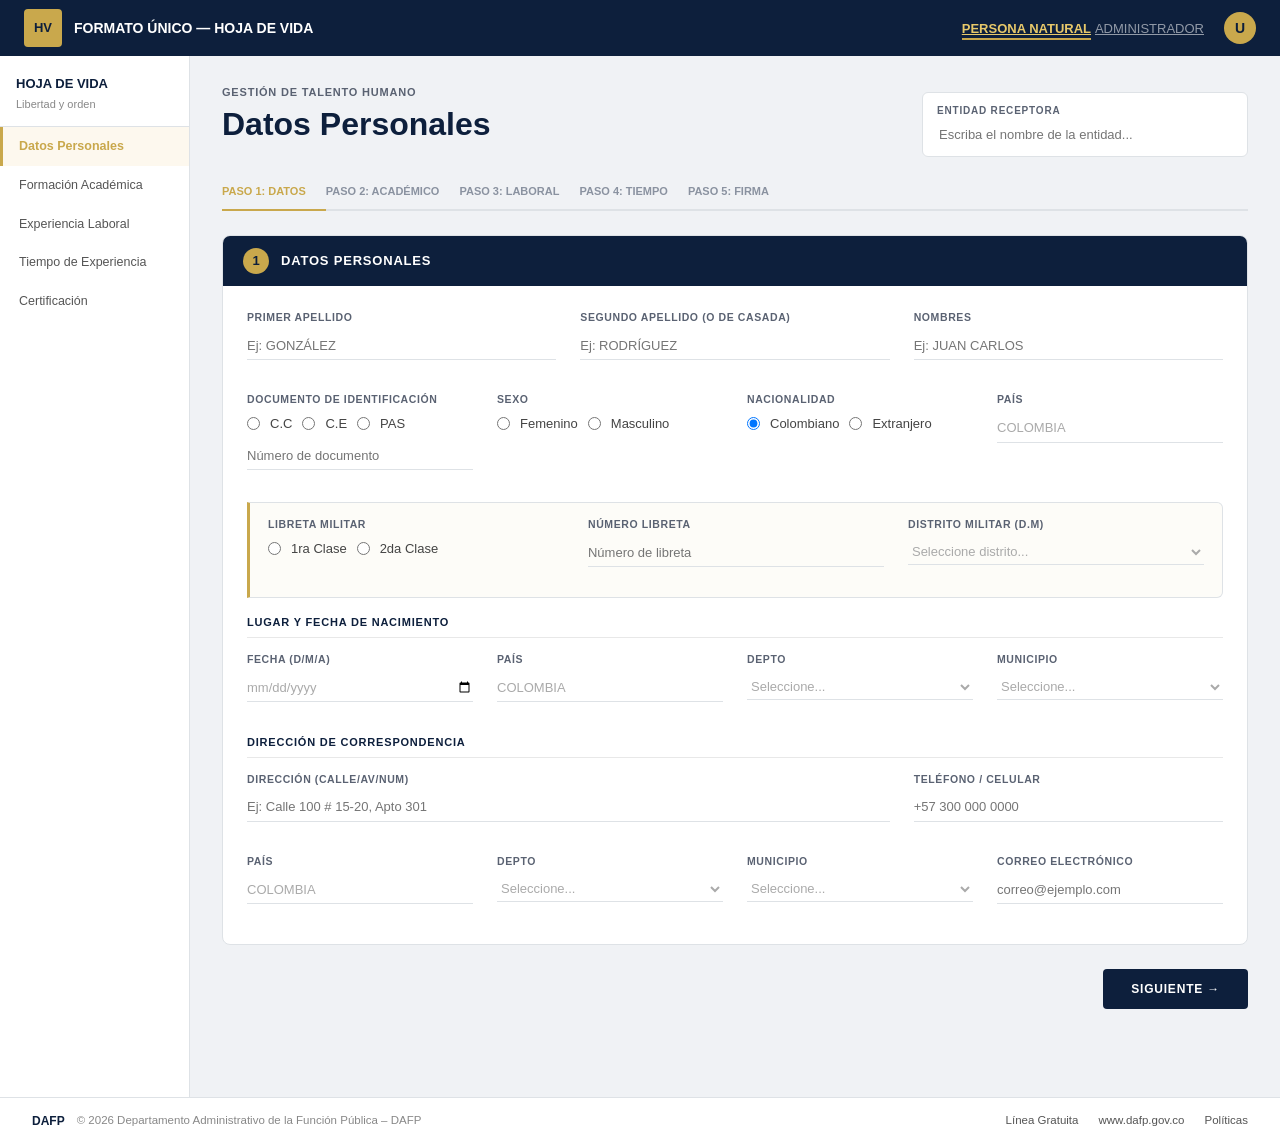
<file: index.html>
<!DOCTYPE html>
<html lang="en">

<head>
    <meta charset="UTF-8">
    <meta name="viewport" content="width=device-width, initial-scale=1.0">
    <title>Formato Único - Hoja de Vida</title>
    <link rel="stylesheet" href="https://cdn.jsdelivr.net/npm/bootstrap@5.3/dist/css/bootstrap.min.css">
    <link rel="stylesheet" href="styles.css">
</head>

<body>

    <header class="topbar">
        <div class="topbar-logo">HV</div>
        <span class="topbar-titulo">FORMATO ÚNICO — HOJA DE VIDA</span>
        <div class="topbar-nav">
            <nav>
                <a href="index.html" class="nav-activo">PERSONA NATURAL</a>
                <a href="admin.html" class="nav-inactivo">ADMINISTRADOR</a>
            </nav>

            <div class="topbar-avatar">U</div>
        </div>
    </header>

    <div class="layout">

        <aside class="sidebar">
            <div class="sidebar-titulo">
                <p class="sidebar-nombre">Hoja de Vida</p>
                <p class="sidebar-sub">Libertad y orden</p>
            </div>
            <nav>
                <a href="index.html" class="sidebar-link activo">Datos Personales</a>
                <a href="formacion.html" class="sidebar-link">Formación Académica</a>
                <a href="experiencia.html" class="sidebar-link">Experiencia Laboral</a>
                <a href="tiempoDeExperiencia.html" class="sidebar-link">Tiempo de Experiencia</a>
                <a href="certificacion.html" class="sidebar-link">Certificación</a>
            </nav>
        </aside>



        <article class="contenido">
            <div class="row mb-3">
                <div class="col-md-8">
                    <p class="subtitulo-seccion">Gestión de Talento Humano</p>
                    <h1 class="titulo-pagina">Datos Personales</h1>
                </div>
                <div class="col-md-4">
                    <div class="caja-entidad">
                        <p class="entidad-label">Entidad Receptora</p>
                        <input type="text" class="entidad-input" id="entidad-receptora" placeholder="Escriba el nombre de la entidad...">
                    </div>
                </div>
            </div>

            <nav class="stepper mb-4">
                <span class="paso activo">PASO 1: DATOS</span>
                <span class="paso">PASO 2: ACADÉMICO</span>
                <span class="paso">PASO 3: LABORAL</span>
                <span class="paso">PASO 4: TIEMPO</span>
                <span class="paso">PASO 5: FIRMA</span>
            </nav>

            <section class="seccion-card mb-4">

                <div class="seccion-header">
                    <span class="seccion-num">1</span>
                    <span class="seccion-titulo">DATOS PERSONALES</span>
                </div>

                <div class="seccion-body">

                    <div class="row mb-3">
                        <div class="col-md-4 mb-3">
                            <label class="campo-label">Primer Apellido</label>
                            <input type="text" class="campo-input" id="primer-apellido" placeholder="Ej: GONZÁLEZ">
                        </div>
                        <div class="col-md-4 mb-3">
                            <label class="campo-label">Segundo Apellido (o de casada)</label>
                            <input type="text" class="campo-input" id="segundo-apellido" placeholder="Ej: RODRÍGUEZ">
                        </div>
                        <div class="col-md-4 mb-3">
                            <label class="campo-label">Nombres</label>
                            <input type="text" class="campo-input" id="nombres" placeholder="Ej: JUAN CARLOS">
                        </div>
                    </div>

                    <div class="row mb-3">
                        <div class="col-md-3 mb-3">
                            <label class="campo-label">Documento de Identificación</label>
                            <div class="radio-grupo mb-2">
                                <input type="radio" name="doc" id="cc">
                                <label for="cc">C.C</label>
                                <input type="radio" name="doc" id="ce">
                                <label for="ce">C.E</label>
                                <input type="radio" name="doc" id="pas">
                                <label for="pas">PAS</label>
                            </div>
                            <input type="text" class="campo-input" id="num-documento" placeholder="Número de documento">
                        </div>
                        <div class="col-md-3 mb-3">
                            <label class="campo-label">Sexo</label>
                            <div class="radio-grupo">
                                <input type="radio" name="sexo" id="fem">
                                <label for="fem">Femenino</label>
                                <input type="radio" name="sexo" id="mas">
                                <label for="mas">Masculino</label>
                            </div>
                        </div>
                        <div class="col-md-3 mb-3">
                            <label class="campo-label">Nacionalidad</label>
                            <div class="radio-grupo">
                                <input type="radio" name="nac" id="col" checked>
                                <label for="col">Colombiano</label>
                                <input type="radio" name="nac" id="ext">
                                <label for="ext">Extranjero</label>
                            </div>
                        </div>
                        <div class="col-md-3 mb-3">
                            <label class="campo-label">País</label>
                            <input type="text" class="campo-input" id="pais-nacimiento" value="COLOMBIA">
                        </div>
                    </div>

                    <div class="libreta-box mb-3">
                        <div class="row">
                            <div class="col-md-4 mb-3">
                                <label class="campo-label">Libreta Militar</label>
                                <div class="radio-grupo">
                                    <input type="radio" name="libreta" id="lb1">
                                    <label for="lb1">1ra Clase</label>
                                    <input type="radio" name="libreta" id="lb2">
                                    <label for="lb2">2da Clase</label>
                                </div>
                            </div>
                            <div class="col-md-4 mb-3">
                                <label class="campo-label">Número Libreta</label>
                                <input type="text" class="campo-input" id="num-libreta" placeholder="Número de libreta">
                            </div>
                            <div class="col-md-4 mb-3">
                                <label class="campo-label">Distrito Militar (D.M)</label>
                                <select class="campo-input" id="distrito-militar">
                                    <option value="">Seleccione distrito...</option>
                                    <option>Bogotá D.C.</option>
                                    <option>Medellín</option>
                                    <option>Cali</option>
                                    <option>Barranquilla</option>
                                </select>
                            </div>
                        </div>
                    </div>

                    <p class="subtitulo-bloque">Lugar y Fecha de Nacimiento</p>
                    <div class="row mb-3">
                        <div class="col-md-3 mb-3">
                            <label class="campo-label">Fecha (D/M/A)</label>
                            <input type="date" class="campo-input" id="fecha-nacimiento">
                        </div>
                        <div class="col-md-3 mb-3">
                            <label class="campo-label">País</label>
                            <input type="text" class="campo-input" value="COLOMBIA">
                        </div>
                        <div class="col-md-3 mb-3">
                            <label class="campo-label">Depto</label>
                            <select class="campo-input depto-select">
                                <option value="">Seleccione...</option>
                                <option value="Antioquia">Antioquia</option>
                                <option value="Atlántico">Atlántico</option>
                                <option value="Bolívar">Bolívar</option>
                                <option value="Boyacá">Boyacá</option>
                                <option value="Caldas">Caldas</option>
                                <option value="Cundinamarca">Cundinamarca</option>
                                <option value="Córdoba">Córdoba</option>
                                <option value="Huila">Huila</option>
                                <option value="Magdalena">Magdalena</option>
                                <option value="Nariño">Nariño</option>
                                <option value="Norte de Santander">Norte de Santander</option>
                                <option value="Quindío">Quindío</option>
                                <option value="Risaralda">Risaralda</option>
                                <option value="Santander">Santander</option>
                                <option value="Tolima">Tolima</option>
                                <option value="Valle del Cauca">Valle del Cauca</option>
                            </select>
                        </div>

                        <div class="col-md-3 mb-3">
                            <label class="campo-label">Municipio</label>
                            <select class="campo-input muni-select">
                                <option value="">Seleccione...</option>
                                <option>Bogotá</option>
                                <option>Medellín</option>
                                <option>Cali</option>
                                <option>Barranquilla</option>
                                <option>Cartagena</option>
                                <option>Bucaramanga</option>
                                <option>Pereira</option>
                                <option>Manizales</option>
                                <option>Armenia</option>
                                <option>Ibagué</option>
                                <option>Villavicencio</option>
                                <option>Santa Marta</option>
                                <option>Pasto</option>
                                <option>Cúcuta</option>
                                <option>Montería</option>
                                <option>Neiva</option>
                                <option>Sincelejo</option>
                                <option>Popayán</option>
                                <option>Valledupar</option>
                                <option>Tunja</option>
                            </select>
                        </div>
                    </div>

                    <p class="subtitulo-bloque">Dirección de Correspondencia</p>
                    <div class="row mb-3">
                        <div class="col-md-8 mb-3">
                            <label class="campo-label">Dirección (Calle/Av/Num)</label>
                            <input type="text" class="campo-input" id="direccion-correspondencia" placeholder="Ej: Calle 100 # 15-20, Apto 301">
                        </div>
                        <div class="col-md-4 mb-3">
                            <label class="campo-label">Teléfono / Celular</label>
                            <input type="text" class="campo-input" id="telefono" placeholder="+57 300 000 0000">
                        </div>
                    </div>
                    <div class="row">
                        <div class="col-md-3 mb-3">
                            <label class="campo-label">País</label>
                            <input type="text" class="campo-input" id="pais-correspondencia" value="COLOMBIA">
                        </div>
                        <div class="col-md-3 mb-3">
                            <label class="campo-label">Depto</label>
                            <select class="campo-input depto-select">
                                <option value="">Seleccione...</option>
                                <option value="Antioquia">Antioquia</option>
                                <option value="Atlántico">Atlántico</option>
                                <option value="Bolívar">Bolívar</option>
                                <option value="Boyacá">Boyacá</option>
                                <option value="Caldas">Caldas</option>
                                <option value="Cundinamarca">Cundinamarca</option>
                                <option value="Córdoba">Córdoba</option>
                                <option value="Huila">Huila</option>
                                <option value="Magdalena">Magdalena</option>
                                <option value="Nariño">Nariño</option>
                                <option value="Norte de Santander">Norte de Santander</option>
                                <option value="Quindío">Quindío</option>
                                <option value="Risaralda">Risaralda</option>
                                <option value="Santander">Santander</option>
                                <option value="Tolima">Tolima</option>
                                <option value="Valle del Cauca">Valle del Cauca</option>
                            </select>
                        </div>

                        <div class="col-md-3 mb-3">
                            <label class="campo-label">Municipio</label>
                            <select class="campo-input muni-select">
                                <option value="">Seleccione...</option>
                                <option>Bogotá</option>
                                <option>Medellín</option>
                                <option>Cali</option>
                                <option>Barranquilla</option>
                                <option>Cartagena</option>
                                <option>Bucaramanga</option>
                                <option>Pereira</option>
                                <option>Manizales</option>
                                <option>Armenia</option>
                                <option>Ibagué</option>
                                <option>Villavicencio</option>
                                <option>Santa Marta</option>
                                <option>Pasto</option>
                                <option>Cúcuta</option>
                                <option>Montería</option>
                                <option>Neiva</option>
                                <option>Sincelejo</option>
                                <option>Popayán</option>
                                <option>Valledupar</option>
                                <option>Tunja</option>
                            </select>
                        </div>
                        <div class="col-md-3 mb-3">
                            <label class="campo-label">Correo Electrónico</label>
                            <input type="email" class="campo-input" id="email" placeholder="correo@ejemplo.com">
                        </div>
                    </div>

                </div>
            </section>

            <div class="d-flex justify-content-end mt-3 mb-5">
                <button class="btn-sig" id="btn-siguiente-datos">SIGUIENTE →</button>
            </div>

        </article>
    </div>

    <footer class="pie-pagina">
        <span class="pie-dafp">DAFP</span>
        <span>© 2026 Departamento Administrativo de la Función Pública – DAFP</span>
        <div class="pie-links">
            <a href="#">Línea Gratuita</a>
            <a href="#">www.dafp.gov.co</a>
            <a href="#">Políticas</a>
        </div>
    </footer>

    <script src="scripts.js"></script>
</body>

</html>
</file>
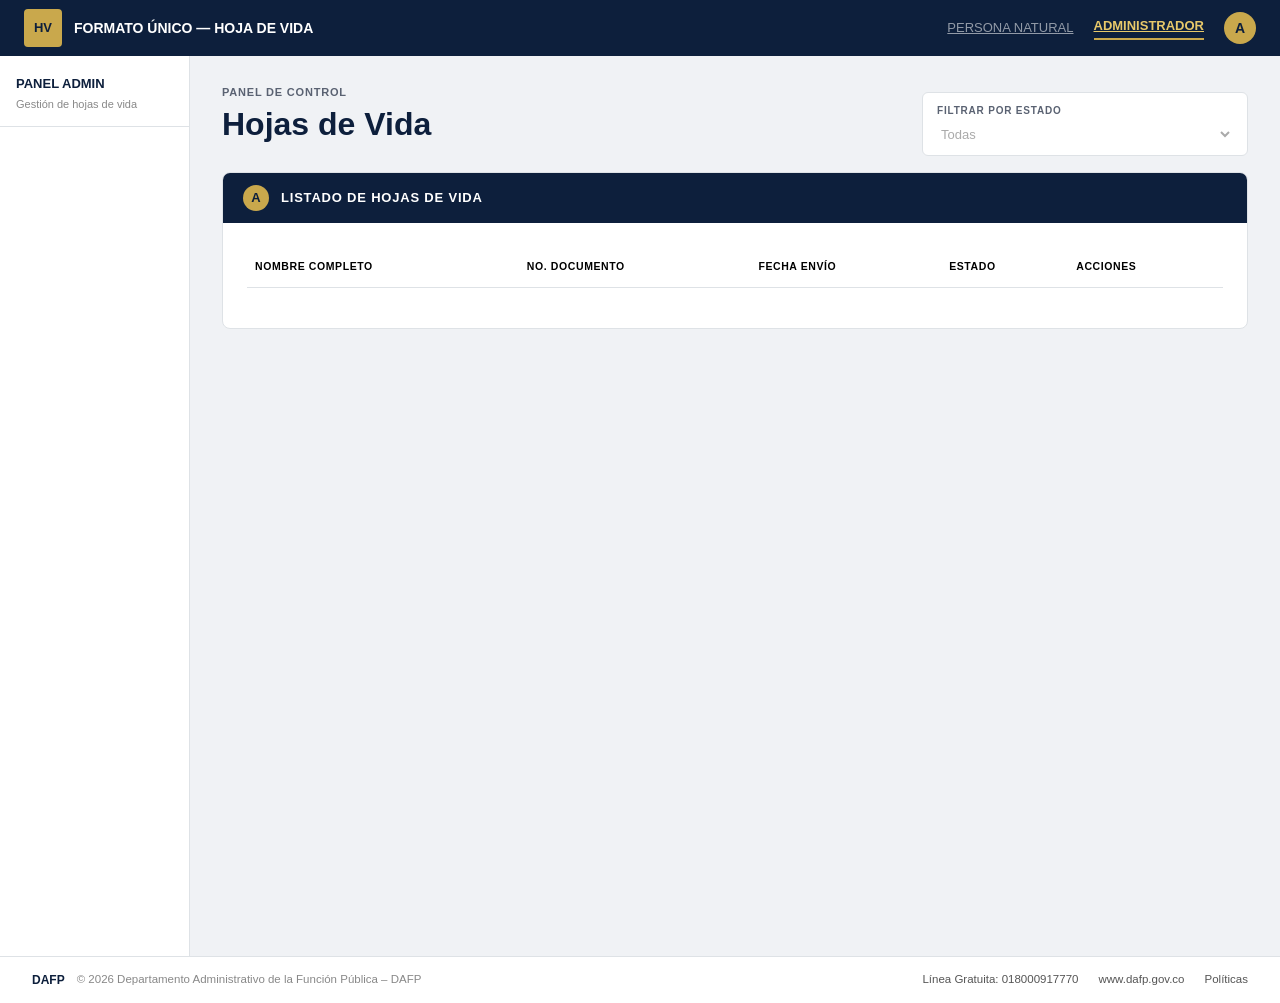
<file: admin.html>
<!DOCTYPE html>
<html lang="en">

<head>
    <meta charset="UTF-8">
    <meta name="viewport" content="width=device-width, initial-scale=1.0">
    <title>Administrador - Hoja de Vida</title>
    <link rel="stylesheet" href="https://cdn.jsdelivr.net/npm/bootstrap@5.3/dist/css/bootstrap.min.css">
    <link rel="stylesheet" href="https://cdn.jsdelivr.net/npm/bootstrap-icons@1.11/font/bootstrap-icons.min.css">
    <link rel="stylesheet" href="styles.css">
</head>

<body>

    <header class="topbar">
        <div class="topbar-logo">HV</div>
        <span class="topbar-titulo">FORMATO ÚNICO — HOJA DE VIDA</span>
        <div class="topbar-nav">
            <a href="index.html" class="nav-inactivo">PERSONA NATURAL</a>
            <a href="admin.html" class="nav-activo">ADMINISTRADOR</a>
            <div class="topbar-avatar">A</div>
        </div>
    </header>

    <div class="layout">

        <aside class="sidebar">
            <div class="sidebar-titulo">
                <p class="sidebar-nombre">Panel Admin</p>
                <p class="sidebar-sub">Gestión de hojas de vida</p>
            </div>
            
        </aside>

        <article class="contenido">

            <div class="row mb-3">
                <div class="col-md-8">
                    <p class="subtitulo-seccion">Panel de Control</p>
                    <h1 class="titulo-pagina">Hojas de Vida</h1>
                </div>
                <div class="col-md-4">
                    <div class="caja-entidad">
                        <p class="entidad-label">Filtrar por estado</p>
                        <select class="entidad-input" id="select-filtro">
                            <option value="todas">Todas</option>
                            <option value="Diligenciada">Diligenciadas</option>
                            <option value="Aceptada">Aceptadas</option>
                            <option value="Rechazada">Rechazadas</option>
                        </select>
                    </div>
                </div>
            </div>

            <section class="seccion-card mb-4">
                <div class="seccion-header">
                    <span class="seccion-num">A</span>
                    <span class="seccion-titulo">LISTADO DE HOJAS DE VIDA</span>
                </div>

                <div class="seccion-body">

                    <div class="table-responsive">
                        <table class="table table-hover" id="tabla-hv">
                            <thead>
                                <tr>
                                    <th class="tabla-th">Nombre Completo</th>
                                    <th class="tabla-th">No. Documento</th>
                                    <th class="tabla-th">Fecha Envío</th>
                                    <th class="tabla-th">Estado</th>
                                    <th class="tabla-th">Acciones</th>
                                </tr>
                            </thead>
                            <tbody id="cuerpo-tabla">
                            </tbody>
                        </table>
                    </div>

                </div>
            </section>

            <section class="seccion-card mb-4" id="panel-detalle" style="display: none;">
                <div class="seccion-header">
                    <span class="seccion-num">D</span>
                    <span class="seccion-titulo" id="detalle-titulo">DETALLE DE HOJA DE VIDA</span>
                </div>

                <div class="seccion-body">

                    <div class="row mb-3">
                        <div class="col-md-6 mb-3">
                            <label class="campo-label">Nombre Completo</label>
                            <p id="detalle-nombre" class="campo-input" style="border: none; color: #0d1f3c;"></p>
                        </div>
                        <div class="col-md-3 mb-3">
                            <label class="campo-label">Documento</label>
                            <p id="detalle-doc" class="campo-input" style="border: none; color: #0d1f3c;"></p>
                        </div>
                        <div class="col-md-3 mb-3">
                            <label class="campo-label">Fecha de Envío</label>
                            <p id="detalle-fecha" class="campo-input" style="border: none; color: #0d1f3c;"></p>
                        </div>
                    </div>

                    <div class="libreta-box mb-3">
                        <p class="subtitulo-bloque mb-3">Información completa de la hoja de vida</p>
                        <div id="detalle-datos-completos" class="detalle-grid"></div>
                    </div>

                    <div class="libreta-box mb-3">
                        <div class="row align-items-end">
                            <div class="col-md-4 mb-2">
                                <label class="campo-label">Estado Actual</label>
                                <p id="detalle-estado-actual" class="campo-input"
                                    style="border: none; color: #0d1f3c; font-weight: 700;"></p>
                            </div>
                            <div class="col-md-4 mb-2">
                                <label class="campo-label">Cambiar Estado</label>
                                <select class="campo-input" id="nuevo-estado">
                                    <option value="">Seleccione nuevo estado...</option>
                                    <option value="Diligenciada">Diligenciada</option>
                                    <option value="Aceptada">Aceptada</option>
                                    <option value="Rechazada">Rechazada</option>
                                </select>
                            </div>
                            <div class="col-md-4 mb-2">
                                <button class="btn-sig" id="btn-guardar-estado">GUARDAR CAMBIO</button>
                            </div>
                        </div>
                    </div>

                    <button class="btn-prev" id="btn-cerrar-detalle">CERRAR DETALLE</button>

                </div>
            </section>

        </article>
    </div>

    <footer class="pie-pagina">
        <span class="pie-dafp">DAFP</span>
        <span>© 2026 Departamento Administrativo de la Función Pública – DAFP</span>
        <div class="pie-links">
            <a href="#">Línea Gratuita: 018000917770</a>
            <a href="#">www.dafp.gov.co</a>
            <a href="#">Políticas</a>
        </div>
    </footer>

    <script src="scripts.js"></script>
</body>

</html>
</file>
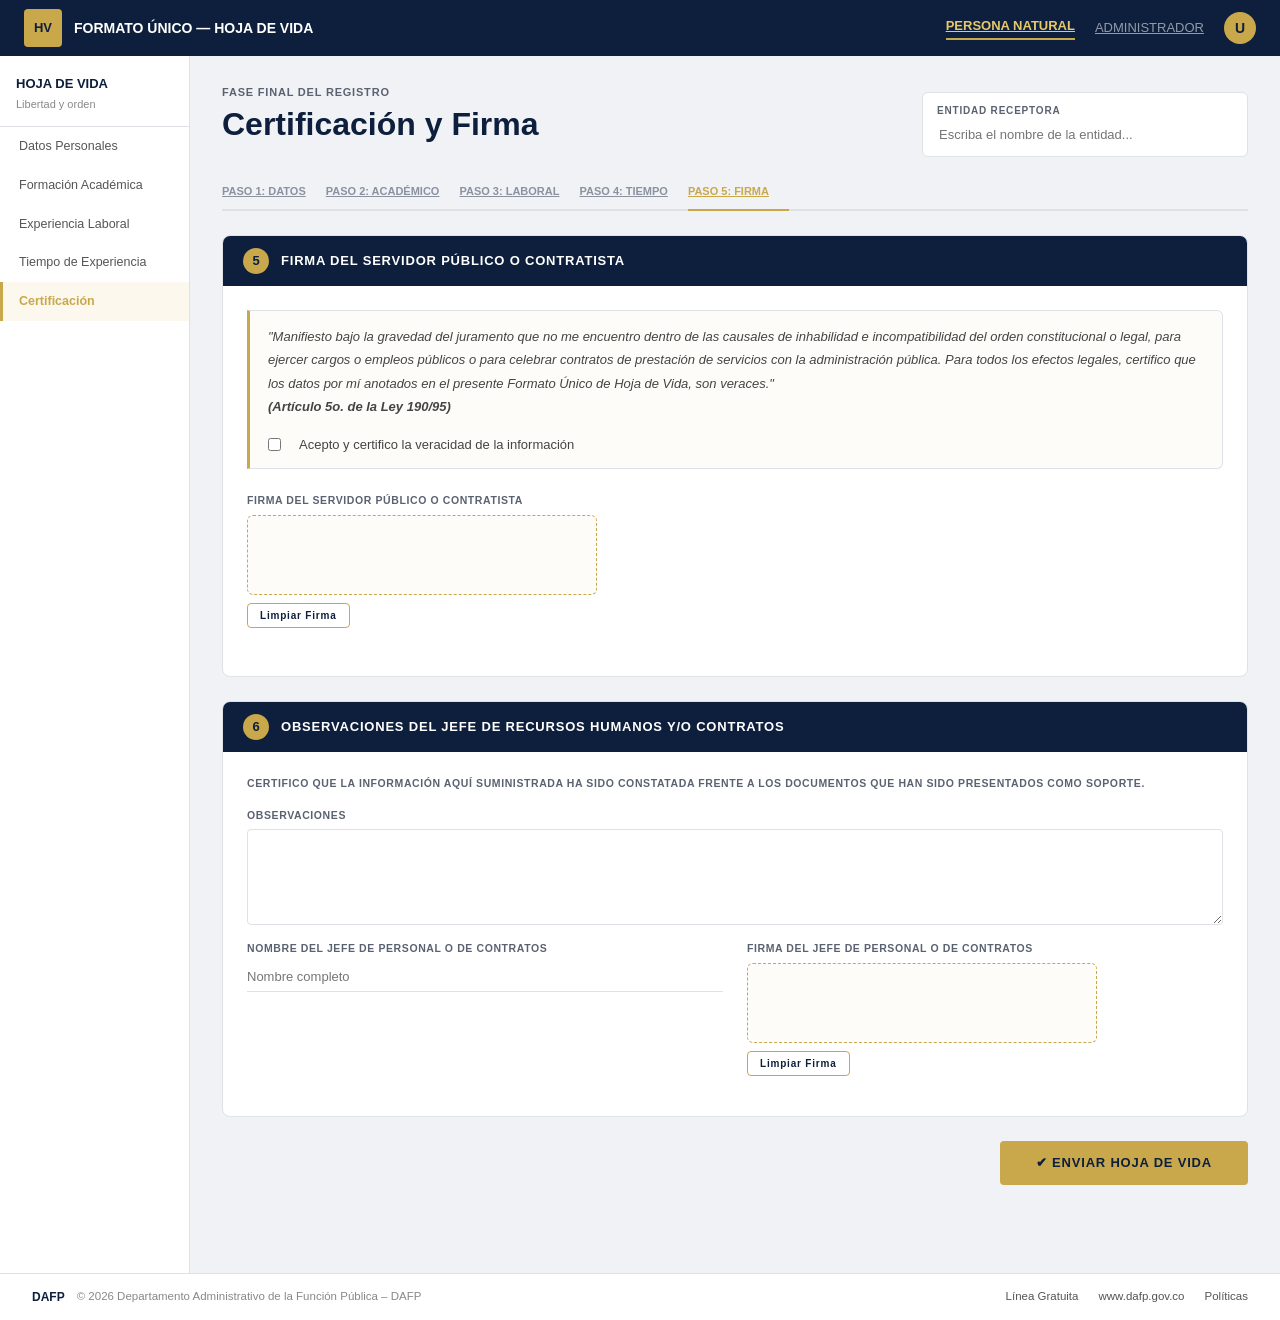
<file: certificacion.html>
<!DOCTYPE html>
<html lang="en">

<head>
    <meta charset="UTF-8">
    <meta name="viewport" content="width=device-width, initial-scale=1.0">
    <title>Certificación</title>
    <link rel="stylesheet" href="https://cdn.jsdelivr.net/npm/bootstrap@5.3/dist/css/bootstrap.min.css">
    <link rel="stylesheet" href="styles.css">

</head>

<body>
    <header class="topbar">
        <div class="topbar-logo">HV</div>
        <span class="topbar-titulo">FORMATO ÚNICO — HOJA DE VIDA</span>
        <div class="topbar-nav">
            <a href="index.html" class="nav-activo">PERSONA NATURAL</a>
            <a href="admin.html" class="nav-inactivo">ADMINISTRADOR</a>
            <div class="topbar-avatar">U</div>
        </div>
    </header>

    <div class="layout">

        <aside class="sidebar">
            <div class="sidebar-titulo">
                <p class="sidebar-nombre">Hoja de Vida</p>
                <p class="sidebar-sub">Libertad y orden</p>
            </div>
            <nav>
                <a href="index.html" class="sidebar-link">Datos Personales</a>
                <a href="formacion.html" class="sidebar-link">Formación Académica</a>
                <a href="experiencia.html" class="sidebar-link">Experiencia Laboral</a>
                <a href="tiempoDeExperiencia.html" class="sidebar-link">Tiempo de Experiencia</a>
                <a href="certificacion.html" class="sidebar-link activo">Certificación</a>
            </nav>
        </aside>



        <article class="contenido">
            <div class="row mb-3">
                <div class="col-md-8">
                    <p class="subtitulo-seccion">Fase final del registro</p>
                    <h1 class="titulo-pagina">Certificación y Firma</h1>
                </div>
                <div class="col-md-4">
                    <div class="caja-entidad">
                        <p class="entidad-label">Entidad Receptora</p>
                        <input type="text" class="entidad-input" placeholder="Escriba el nombre de la entidad...">
                    </div>
                </div>
            </div>

            <nav class="stepper mb-4">
                <a href="index.html" class="paso">PASO 1: DATOS</a>
                <a href="formacion.html" class="paso">PASO 2: ACADÉMICO</a>
                <a href="experiencia.html" class="paso">PASO 3: LABORAL</a>
                <a href="tiempoDeExperiencia.html" class="paso">PASO 4: TIEMPO</a>
                <a href="certificacion.html" class="paso activo">PASO 5: FIRMA</a>
            </nav>

            <!-- SECCIÓN 5: Firma -->
            <section class="seccion-card mb-4">
                <div class="seccion-header">
                    <span class="seccion-num">5</span>
                    <span class="seccion-titulo">FIRMA DEL SERVIDOR PÚBLICO O CONTRATISTA</span>
                </div>

                <div class="seccion-body">

                    <div class="libreta-box mb-4">
                        <p style="font-style: italic; font-size: 13px; color: #444; line-height: 1.8;">
                            "Manifiesto bajo la gravedad del juramento que no me encuentro dentro de las causales
                            de inhabilidad e incompatibilidad del orden constitucional o legal, para ejercer cargos
                            o empleos públicos o para celebrar contratos de prestación de servicios con la
                            administración pública. Para todos los efectos legales, certifico que los datos por mí
                            anotados en el presente Formato Único de Hoja de Vida, son veraces."
                            <br><strong>(Artículo 5o. de la Ley 190/95)</strong>
                        </p>
                        <div class="mt-3">
                            <label class="radio-grupo">
                                <input type="checkbox" id="chk-juramento">
                                <span style="margin-left: 8px;">Acepto y certifico la veracidad de la información</span>
                            </label>
                        </div>
                    </div>

                    <div class="row mb-4">
                        <div class="col-md-6">
                            <label class="campo-label">Firma del Servidor Público o Contratista</label>
                            <canvas id="canvas-firma-usuario" class="canvas-firma"></canvas>
                            <button type="button" class="btn-prev btn-sm mt-2" id="btn-limpiar-firma-usuario" style="padding: 4px 12px; font-size: 10px;">Limpiar Firma</button>
                        </div>
                    </div>

                </div>
            </section>

            <section class="seccion-card mb-4">
                <div class="seccion-header">
                    <span class="seccion-num">6</span>
                    <span class="seccion-titulo">OBSERVACIONES DEL JEFE DE RECURSOS HUMANOS Y/O CONTRATOS</span>
                </div>

                <div class="seccion-body">

                    <p class="campo-label mb-3">
                        Certifico que la información aquí suministrada ha sido constatada frente a los documentos
                        que han sido presentados como soporte.
                    </p>

                    <div class="row">
                        <div class="col-md-12 mb-3">
                            <label class="campo-label">Observaciones</label>
                            <textarea id="obs-jefe" class="campo-input" rows="4"
                                style="resize: vertical; border: 1px solid #dee2e6; border-radius: 4px; padding: 8px;"></textarea>
                        </div>
                        <div class="col-md-6 mb-3">
                            <label class="campo-label">Nombre del Jefe de Personal o de Contratos</label>
                            <input type="text" id="nombre-jefe" class="campo-input" placeholder="Nombre completo">
                        </div>
                        <div class="col-md-6 mb-3">
                            <label class="campo-label">Firma del Jefe de Personal o de Contratos</label>
                            <canvas id="canvas-firma-jefe" class="canvas-firma"></canvas>
                            <button type="button" class="btn-prev btn-sm mt-2" id="btn-limpiar-firma-jefe" style="padding: 4px 12px; font-size: 10px;">Limpiar Firma</button>
                        </div>
                    </div>

                </div>
            </section>

            <div class="d-flex justify-content-end mt-3 mb-5">
                <button class="btn-enviar">✔ ENVIAR HOJA DE VIDA</button>
            </div>
        </article>

    </div>

    <footer class="pie-pagina">
        <span class="pie-dafp">DAFP</span>
        <span>© 2026 Departamento Administrativo de la Función Pública – DAFP</span>
        <div class="pie-links">
            <a href="#">Línea Gratuita</a>
            <a href="#">www.dafp.gov.co</a>
            <a href="#">Políticas</a>
        </div>
    </footer>

    <script src="scripts.js"></script>
</body>

</html>
</file>
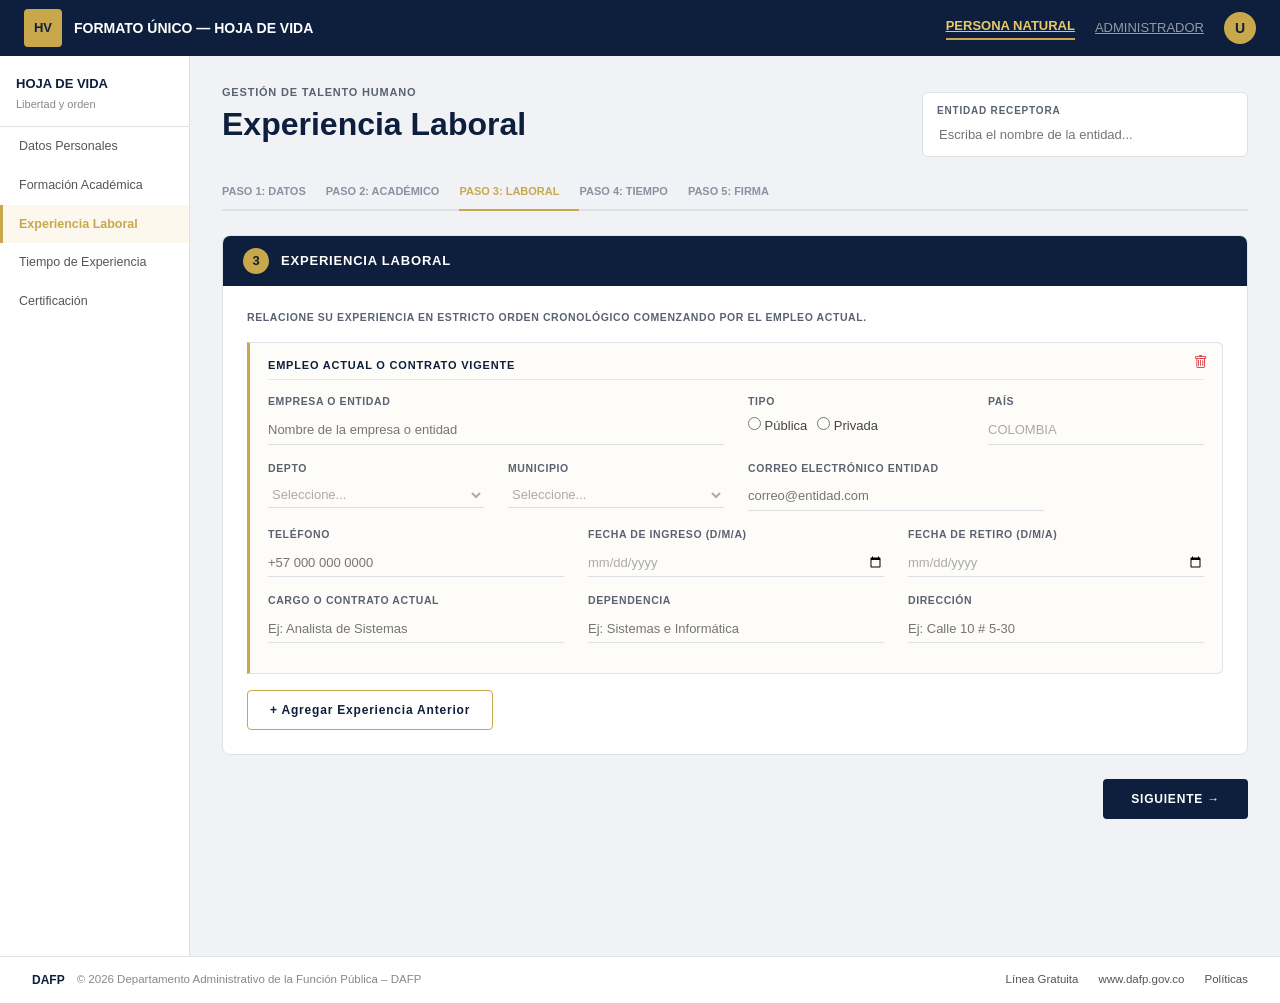
<file: experiencia.html>
<!DOCTYPE html>
<html lang="en">

<head>
    <meta charset="UTF-8">
    <meta name="viewport" content="width=device-width, initial-scale=1.0">
    <title>Experiencia Laboral</title>
    <link rel="stylesheet" href="https://cdn.jsdelivr.net/npm/bootstrap@5.3/dist/css/bootstrap.min.css">
    <link rel="stylesheet" href="https://cdn.jsdelivr.net/npm/bootstrap-icons@1.11/font/bootstrap-icons.min.css">
    <link rel="stylesheet" href="styles.css">
</head>

<body>
    <header class="topbar">
        <div class="topbar-logo">HV</div>
        <span class="topbar-titulo">FORMATO ÚNICO — HOJA DE VIDA</span>
        <div class="topbar-nav">
            <a href="index.html" class="nav-activo">PERSONA NATURAL</a>
            <a href="admin.html" class="nav-inactivo">ADMINISTRADOR</a>
            <div class="topbar-avatar">U</div>
        </div>
    </header>

    <div class="layout">

        <aside class="sidebar">
            <div class="sidebar-titulo">
                <p class="sidebar-nombre">Hoja de Vida</p>
                <p class="sidebar-sub">Libertad y orden</p>
            </div>
            <nav>
                <a href="index.html" class="sidebar-link">Datos Personales</a>
                <a href="formacion.html" class="sidebar-link">Formación Académica</a>
                <a href="experiencia.html" class="sidebar-link activo">Experiencia Laboral</a>
                <a href="tiempoDeExperiencia.html" class="sidebar-link">Tiempo de Experiencia</a>
                <a href="certificacion.html" class="sidebar-link">Certificación</a>
            </nav>
        </aside>

        <article class="contenido">
            <div class="row mb-3">
                <div class="col-md-8">
                    <p class="subtitulo-seccion">Gestión de Talento Humano</p>
                    <h1 class="titulo-pagina">Experiencia Laboral</h1>
                </div>
                <div class="col-md-4">
                    <div class="caja-entidad">
                        <p class="entidad-label">Entidad Receptora</p>
                        <input type="text" class="entidad-input" placeholder="Escriba el nombre de la entidad...">
                    </div>
                </div>
            </div>

            <nav class="stepper mb-4">
                <span class="paso">PASO 1: DATOS</span>
                <span class="paso">PASO 2: ACADÉMICO</span>
                <span class="paso activo">PASO 3: LABORAL</span>
                <span class="paso">PASO 4: TIEMPO</span>
                <span class="paso">PASO 5: FIRMA</span>
            </nav>

            <section class="seccion-card mb-4">
                <div class="seccion-header">
                    <span class="seccion-num">3</span>
                    <span class="seccion-titulo">EXPERIENCIA LABORAL</span>
                </div>

                <div class="seccion-body">

                    <p class="campo-label mb-3">Relacione su experiencia en estricto orden cronológico comenzando por el
                        empleo actual.</p>

                    <div id="contenedor-experiencias">

                        <div class="libreta-box mb-3 position-relative">
                            <p class="subtitulo-bloque">Empleo Actual o Contrato Vigente</p>

                            <div class="row">
                                <div class="col-md-6 mb-3">
                                    <label class="campo-label">Empresa o Entidad</label>
                                    <input type="text" class="campo-input" id="empresa-actual"
                                        placeholder="Nombre de la empresa o entidad">
                                </div>
                                <div class="col-md-3 mb-3">
                                    <label class="campo-label">Tipo</label>
                                    <div class="radio-grupo mt-1">
                                        <label><input type="radio" name="tipo1"> Pública</label>
                                        <label><input type="radio" name="tipo1"> Privada</label>
                                    </div>
                                </div>
                                <div class="col-md-3 mb-3">
                                    <label class="campo-label">País</label>
                                    <input type="text" class="campo-input" value="COLOMBIA">
                                </div>
                            </div>

                            <div class="row">
                                <div class="col-md-3 mb-3">
                                    <label class="campo-label">Depto</label>
                                    <select class="campo-input depto-select">
                                        <option value="">Seleccione...</option>
                                        <option value="Antioquia">Antioquia</option>
                                        <option value="Atlántico">Atlántico</option>
                                        <option value="Bolívar">Bolívar</option>
                                        <option value="Boyacá">Boyacá</option>
                                        <option value="Caldas">Caldas</option>
                                        <option value="Cundinamarca">Cundinamarca</option>
                                        <option value="Córdoba">Córdoba</option>
                                        <option value="Huila">Huila</option>
                                        <option value="Magdalena">Magdalena</option>
                                        <option value="Nariño">Nariño</option>
                                        <option value="Norte de Santander">Norte de Santander</option>
                                        <option value="Quindío">Quindío</option>
                                        <option value="Risaralda">Risaralda</option>
                                        <option value="Santander">Santander</option>
                                        <option value="Tolima">Tolima</option>
                                        <option value="Valle del Cauca">Valle del Cauca</option>
                                    </select>
                                </div>

                                <div class="col-md-3 mb-3">
                                    <label class="campo-label">Municipio</label>
                                    <select class="campo-input muni-select">
                                        <option value="">Seleccione...</option>
                                        <option>Bogotá</option>
                                        <option>Medellín</option>
                                        <option>Cali</option>
                                        <option>Barranquilla</option>
                                        <option>Cartagena</option>
                                        <option>Bucaramanga</option>
                                        <option>Pereira</option>
                                        <option>Manizales</option>
                                        <option>Armenia</option>
                                        <option>Ibagué</option>
                                        <option>Villavicencio</option>
                                        <option>Santa Marta</option>
                                        <option>Pasto</option>
                                        <option>Cúcuta</option>
                                        <option>Montería</option>
                                        <option>Neiva</option>
                                        <option>Sincelejo</option>
                                        <option>Popayán</option>
                                        <option>Valledupar</option>
                                        <option>Tunja</option>
                                    </select>
                                </div>
                                <div class="col-md-4 mb-3">
                                    <label class="campo-label">Correo Electrónico Entidad</label>
                                    <input type="email" class="campo-input" id="email-entidad"
                                        placeholder="correo@entidad.com">
                                </div>
                            </div>

                            <div class="row">
                                <div class="col-md-4 mb-3">
                                    <label class="campo-label">Teléfono</label>
                                    <input type="text" class="campo-input" id="telefono-entidad"
                                        placeholder="+57 000 000 0000">
                                </div>
                                <div class="col-md-4 mb-3">
                                    <label class="campo-label">Fecha de Ingreso (D/M/A)</label>
                                    <input type="date" class="campo-input">
                                </div>
                                <div class="col-md-4 mb-3">
                                    <label class="campo-label">Fecha de Retiro (D/M/A)</label>
                                    <input type="date" class="campo-input">
                                </div>
                            </div>

                            <div class="row">
                                <div class="col-md-4 mb-3">
                                    <label class="campo-label">Cargo o Contrato Actual</label>
                                    <input type="text" class="campo-input" id="cargo-actual"
                                        placeholder="Ej: Analista de Sistemas">
                                </div>
                                <div class="col-md-4 mb-3">
                                    <label class="campo-label">Dependencia</label>
                                    <input type="text" class="campo-input" id="dependencia-actual"
                                        placeholder="Ej: Sistemas e Informática">
                                </div>
                                <div class="col-md-4 mb-3">
                                    <label class="campo-label">Dirección</label>
                                    <input type="text" class="campo-input" id="direccion-entidad"
                                        placeholder="Ej: Calle 10 # 5-30">
                                </div>
                            </div>

                            <button class="btn-trash position-absolute top-0 end-0 m-2 border-0 bg-transparent">
                                <i class="bi bi-trash text-danger"></i>
                            </button>
                        </div>

                    </div>

                    <button class="btn-prev" id="btn-agregar-exp">+ Agregar Experiencia Anterior</button>

                </div>
            </section>

            <div class="d-flex justify-content-end mt-3 mb-5">
                <button class="btn-sig">SIGUIENTE →</button>
            </div>

        </article>

    </div>

    <footer class="pie-pagina">
        <span class="pie-dafp">DAFP</span>
        <span>© 2026 Departamento Administrativo de la Función Pública – DAFP</span>
        <div class="pie-links">
            <a href="#">Línea Gratuita</a>
            <a href="#">www.dafp.gov.co</a>
            <a href="#">Políticas</a>
        </div>
    </footer>

    <script src="scripts.js"></script>
</body>

</html>
</file>
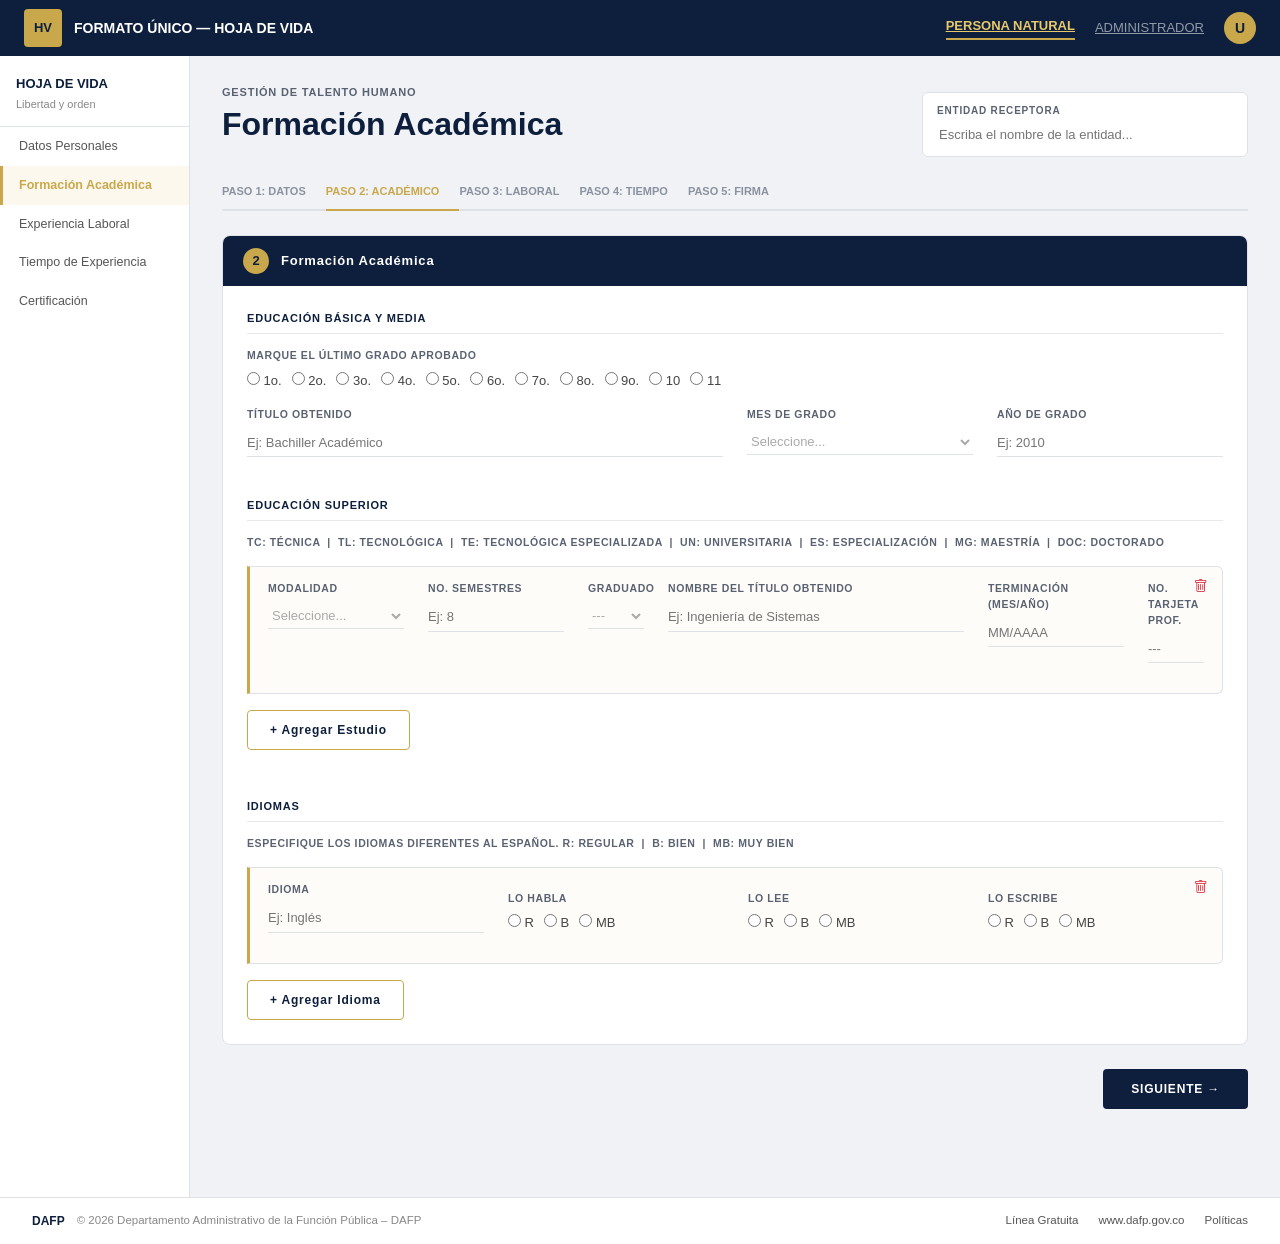
<file: formacion.html>
<!DOCTYPE html>
<html lang="en">

<head>
    <meta charset="UTF-8">
    <meta name="viewport" content="width=device-width, initial-scale=1.0">
    <title>Formación Academica</title>
    <link rel="stylesheet" href="https://cdn.jsdelivr.net/npm/bootstrap@5.3/dist/css/bootstrap.min.css">
    <link rel="stylesheet" href="https://cdn.jsdelivr.net/npm/bootstrap-icons@1.11/font/bootstrap-icons.min.css">
    <link rel="stylesheet" href="styles.css">
</head>

<body>
    <header class="topbar">
        <div class="topbar-logo">HV</div>
        <span class="topbar-titulo">FORMATO ÚNICO — HOJA DE VIDA</span>
        <div class="topbar-nav">
            <a href="index.html" class="nav-activo">PERSONA NATURAL</a>
            <a href="admin.html" class="nav-inactivo">ADMINISTRADOR</a>
            <div class="topbar-avatar">U</div>
        </div>
    </header>

    <div class="layout">

        <aside class="sidebar">
            <div class="sidebar-titulo">
                <p class="sidebar-nombre">Hoja de Vida</p>
                <p class="sidebar-sub">Libertad y orden</p>
            </div>
            <nav>
                <a href="index.html" class="sidebar-link">Datos Personales</a>
                <a href="formacion.html" class="sidebar-link activo">Formación Académica</a>
                <a href="experiencia.html" class="sidebar-link">Experiencia Laboral</a>
                <a href="tiempoDeExperiencia.html" class="sidebar-link">Tiempo de Experiencia</a>
                <a href="certificacion.html" class="sidebar-link">Certificación</a>
            </nav>
        </aside>

        <article class="contenido">
            <div class="row mb-3">
                <div class="col-md-8">
                    <p class="subtitulo-seccion">Gestión de Talento Humano</p>
                    <h1 class="titulo-pagina">Formación Académica</h1>
                </div>
                <div class="col-md-4">
                    <div class="caja-entidad">
                        <p class="entidad-label">Entidad Receptora</p>
                        <input type="text" class="entidad-input" placeholder="Escriba el nombre de la entidad...">
                    </div>
                </div>
            </div>

            <nav class="stepper mb-4">
                <span class="paso">PASO 1: DATOS</span>
                <span class="paso activo">PASO 2: ACADÉMICO</span>
                <span class="paso">PASO 3: LABORAL</span>
                <span class="paso">PASO 4: TIEMPO</span>
                <span class="paso">PASO 5: FIRMA</span>
            </nav>

            <section class="seccion-card mb-4">
                <div class="seccion-header">
                    <span class="seccion-num">2</span>
                    <span class="seccion-titulo">Formación Académica</span>
                </div>

                <div class="seccion-body">
                    <p class="subtitulo-bloque">Educación Básica y Media</p>
                    <p class="campo-label mb-2">Marque el último grado aprobado</p>

                    <div class="radio-grupo mb-3">
                        <label><input type="radio" name="grado" id="g1" value="1"> 1o.</label>
                        <label><input type="radio" name="grado" id="g2" value="2"> 2o.</label>
                        <label><input type="radio" name="grado" id="g3" value="3"> 3o.</label>
                        <label><input type="radio" name="grado" id="g4" value="4"> 4o.</label>
                        <label><input type="radio" name="grado" id="g5" value="5"> 5o.</label>
                        <label><input type="radio" name="grado" id="g6" value="6"> 6o.</label>
                        <label><input type="radio" name="grado" id="g7" value="7"> 7o.</label>
                        <label><input type="radio" name="grado" id="g8" value="8"> 8o.</label>
                        <label><input type="radio" name="grado" id="g9" value="9"> 9o.</label>
                        <label><input type="radio" name="grado" id="g10" value="10"> 10</label>
                        <label><input type="radio" name="grado" id="g11" value="11"> 11</label>
                    </div>

                    <div class="row mb-3">
                        <div class="col-md-6 mb-3">
                            <label class="campo-label">Título Obtenido</label>
                            <input type="text" class="campo-input" id="titulo-basica" placeholder="Ej: Bachiller Académico">
                        </div>
                        <div class="col-md-3 mb-3">
                            <label class="campo-label">Mes de Grado</label>
                            <select class="campo-input" id="mes-grado-basica">
                                <option value="">Seleccione...</option>
                                <option>Enero</option>
                                <option>Febrero</option>
                                <option>Marzo</option>
                                <option>Abril</option>
                                <option>Mayo</option>
                                <option>Junio</option>
                                <option>Julio</option>
                                <option>Agosto</option>
                                <option>Septiembre</option>
                                <option>Octubre</option>
                                <option>Noviembre</option>
                                <option>Diciembre</option>
                            </select>
                        </div>
                        <div class="col-md-3 mb-3">
                            <label class="campo-label">Año de Grado</label>
                            <input type="number" class="campo-input" id="anio-grado-basica" placeholder="Ej: 2010" min="1950" max="2099">
                        </div>
                    </div>

                    <p class="subtitulo-bloque mt-4">Educación Superior</p>
                    <p class="campo-label mb-3">
                        TC: Técnica &nbsp;|&nbsp; TL: Tecnológica &nbsp;|&nbsp; TE: Tecnológica Especializada
                        &nbsp;|&nbsp;
                        UN: Universitaria &nbsp;|&nbsp; ES: Especialización &nbsp;|&nbsp; MG: Maestría &nbsp;|&nbsp;
                        DOC: Doctorado
                    </p>

                    <div id="contenedor-estudios">
                        <div class="libreta-box mb-3 position-relative">
                            <div class="row">
                                <div class="col-md-2 mb-3">
                                    <label class="campo-label">Modalidad</label>
                                    <select class="campo-input" id="modalidad-estudio">
                                        <option value="">Seleccione...</option>
                                        <option>TC</option>
                                        <option>TL</option>
                                        <option>TE</option>
                                        <option>UN</option>
                                        <option>ES</option>
                                        <option>MG</option>
                                        <option>DOC</option>
                                    </select>
                                </div>
                                <div class="col-md-2 mb-3">
                                    <label class="campo-label">No. Semestres</label>
                                    <input type="number" class="campo-input" id="num-semestres" placeholder="Ej: 8" min="1" max="10">
                                </div>
                                <div class="col-md-1 mb-3">
                                    <label class="campo-label">Graduado</label>
                                    <select class="campo-input" id="graduado-estudio">
                                        <option value="">---</option>
                                        <option>SI</option>
                                        <option>NO</option>
                                    </select>
                                </div>
                                <div class="col-md-4 mb-3">
                                    <label class="campo-label">Nombre del Título Obtenido</label>
                                    <input type="text" class="campo-input" id="titulo-obtenido-superior" placeholder="Ej: Ingeniería de Sistemas">
                                </div>
                                <div class="col-md-2 mb-3">
                                    <label class="campo-label">Terminación (Mes/Año)</label>
                                    <input type="text" class="campo-input" id="terminacion-estudio" placeholder="MM/AAAA">
                                </div>
                                <div class="col-md-1 mb-3">
                                    <label class="campo-label">No. Tarjeta Prof.</label>
                                    <input type="text" class="campo-input" id="tarjeta-profesional" placeholder="---">
                                </div>
                            </div>
                            <button class="btn-trash position-absolute top-0 end-0 m-2 border-0 bg-transparent">
                                <i class="bi bi-trash text-danger"></i>
                            </button>
                        </div>
                    </div>

                    <button class="btn-prev mb-4" id="btn-agregar-estudio">+ Agregar Estudio</button>

                    <p class="subtitulo-bloque mt-4">Idiomas</p>
                    <p class="campo-label mb-3">Especifique los idiomas diferentes al español. R: Regular &nbsp;|&nbsp;
                        B: Bien &nbsp;|&nbsp; MB: Muy Bien</p>

                    <div id="contenedor-idiomas">
                        <div class="libreta-box mb-3 position-relative">
                            <div class="row align-items-end">
                                <div class="col-md-3 mb-3">
                                    <label class="campo-label">Idioma</label>
                                    <input type="text" class="campo-input" placeholder="Ej: Inglés">
                                </div>
                                <div class="col-md-3 mb-3">
                                    <label class="campo-label">Lo Habla</label>
                                    <div class="radio-grupo mt-1">
                                        <label><input type="radio" name="habla1"> R</label>
                                        <label><input type="radio" name="habla1"> B</label>
                                        <label><input type="radio" name="habla1"> MB</label>
                                    </div>
                                </div>
                                <div class="col-md-3 mb-3">
                                    <label class="campo-label">Lo Lee</label>
                                    <div class="radio-grupo mt-1">
                                        <label><input type="radio" name="lee1"> R</label>
                                        <label><input type="radio" name="lee1"> B</label>
                                        <label><input type="radio" name="lee1"> MB</label>
                                    </div>
                                </div>
                                <div class="col-md-3 mb-3">
                                    <label class="campo-label">Lo Escribe</label>
                                    <div class="radio-grupo mt-1">
                                        <label><input type="radio" name="escribe1"> R</label>
                                        <label><input type="radio" name="escribe1"> B</label>
                                        <label><input type="radio" name="escribe1"> MB</label>
                                    </div>
                                </div>
                            </div>
                            <button class="btn-trash position-absolute top-0 end-0 m-2 border-0 bg-transparent">
                                <i class="bi bi-trash text-danger"></i>
                            </button>
                        </div>
                    </div>

                    <button class="btn-prev" id="btn-agregar-idioma">+ Agregar Idioma</button>
                </div>

            </section>

            <div class="d-flex justify-content-end mt-3 mb-5">
                <button class="btn-sig" id="btn-siguiente-academico">SIGUIENTE →</button>
            </div>
        </article>

    </div>

    <footer class="pie-pagina">
        <span class="pie-dafp">DAFP</span>
        <span>© 2026 Departamento Administrativo de la Función Pública – DAFP</span>
        <div class="pie-links">
            <a href="#">Línea Gratuita</a>
            <a href="#">www.dafp.gov.co</a>
            <a href="#">Políticas</a>
        </div>
    </footer>

    <script src="scripts.js"></script>
</body>

</html>
</file>
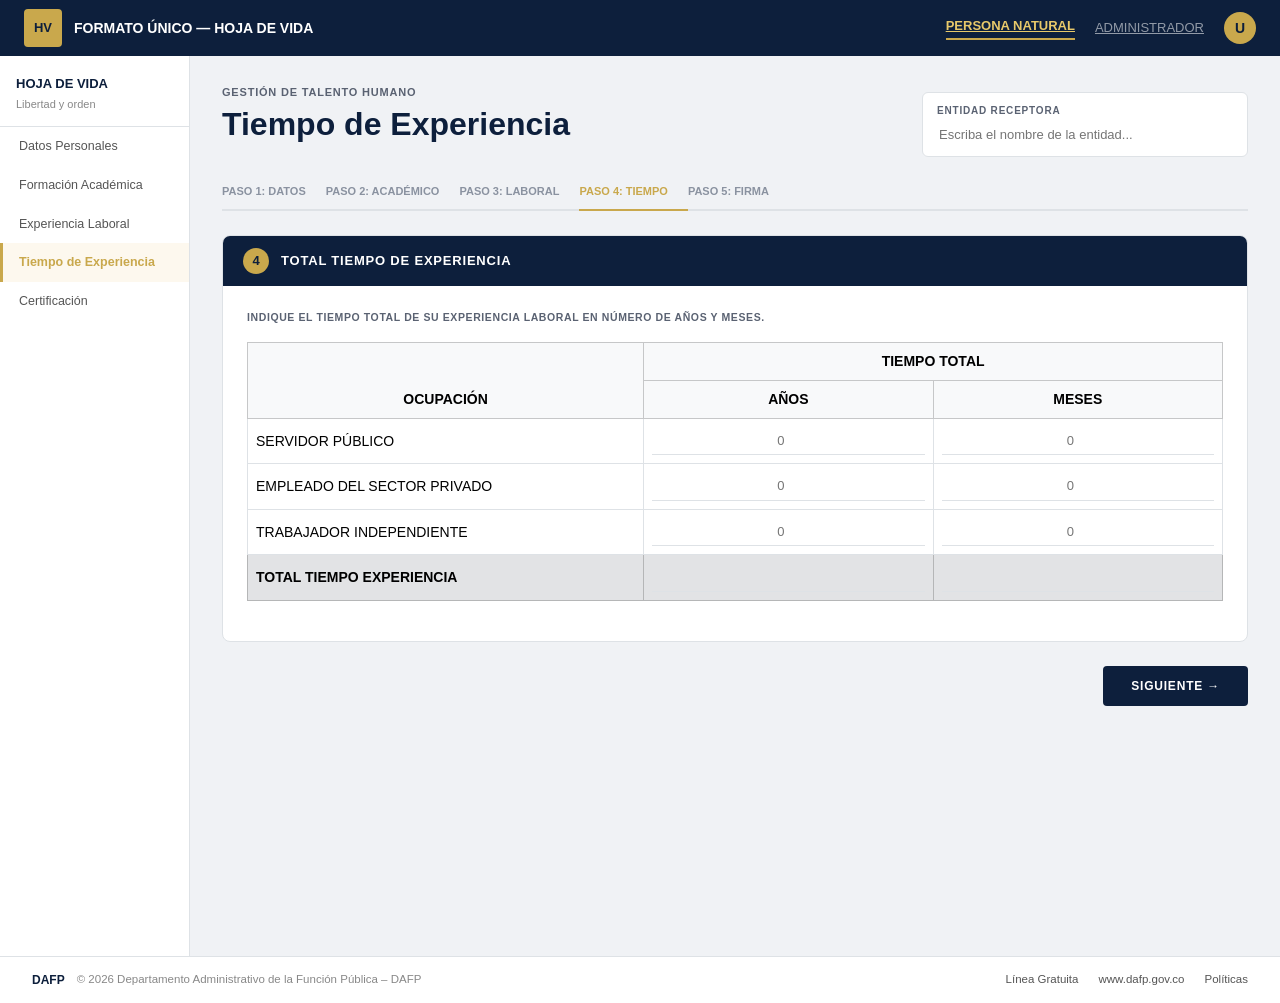
<file: tiempoDeExperiencia.html>
<!DOCTYPE html>
<html lang="en">

<head>
    <meta charset="UTF-8">
    <meta name="viewport" content="width=device-width, initial-scale=1.0">
    <title>Tiempo de Experiencia</title>
    <link rel="stylesheet" href="https://cdn.jsdelivr.net/npm/bootstrap@5.3/dist/css/bootstrap.min.css">
    <link rel="stylesheet" href="https://cdn.jsdelivr.net/npm/bootstrap-icons@1.11/font/bootstrap-icons.min.css">
    <link rel="stylesheet" href="styles.css">
</head>

<body>
    <header class="topbar">
        <div class="topbar-logo">HV</div>
        <span class="topbar-titulo">FORMATO ÚNICO — HOJA DE VIDA</span>
        <div class="topbar-nav">
            <a href="index.html" class="nav-activo">PERSONA NATURAL</a>
            <a href="admin.html" class="nav-inactivo">ADMINISTRADOR</a>
            <div class="topbar-avatar">U</div>
        </div>
    </header>

    <div class="layout">

        <aside class="sidebar">
            <div class="sidebar-titulo">
                <p class="sidebar-nombre">Hoja de Vida</p>
                <p class="sidebar-sub">Libertad y orden</p>
            </div>
            <nav>
                <a href="index.html" class="sidebar-link">Datos Personales</a>
                <a href="formacion.html" class="sidebar-link">Formación Académica</a>
                <a href="experiencia.html" class="sidebar-link">Experiencia Laboral</a>
                <a href="tiempoDeExperiencia.html" class="sidebar-link activo">Tiempo de Experiencia</a>
                <a href="certificacion.html" class="sidebar-link">Certificación</a>
            </nav>
        </aside>

        <article class="contenido">
            <div class="row mb-3">
                <div class="col-md-8">
                    <p class="subtitulo-seccion">Gestión de Talento Humano</p>
                    <h1 class="titulo-pagina">Tiempo de Experiencia</h1>
                </div>
                <div class="col-md-4">
                    <div class="caja-entidad">
                        <p class="entidad-label">Entidad Receptora</p>
                        <input type="text" class="entidad-input" placeholder="Escriba el nombre de la entidad...">
                    </div>
                </div>
            </div>

            <nav class="stepper mb-4">
                <span class="paso">PASO 1: DATOS</span>
                <span class="paso">PASO 2: ACADÉMICO</span>
                <span class="paso">PASO 3: LABORAL</span>
                <span class="paso activo">PASO 4: TIEMPO</span>
                <span class="paso">PASO 5: FIRMA</span>
            </nav>

            <section class="seccion-card mb-4">
                <div class="seccion-header">
                    <span class="seccion-num">4</span>
                    <span class="seccion-titulo">TOTAL TIEMPO DE EXPERIENCIA</span>
                </div>

                <div class="seccion-body">
                    <p class="campo-label mb-3">INDIQUE EL TIEMPO TOTAL DE SU EXPERIENCIA LABORAL EN NÚMERO DE AÑOS Y MESES.</p>

                    <div class="table-responsive">
                        <table class="table table-bordered text-center align-middle">
                            <thead class="table-light">
                                <tr>
                                    <th rowspan="2">OCUPACIÓN</th>
                                    <th colspan="2">TIEMPO TOTAL</th>
                                </tr>
                                <tr>
                                    <th>AÑOS</th>
                                    <th>MESES</th>
                                </tr>
                            </thead>
                            <tbody>
                                <tr>
                                    <td class="text-start">SERVIDOR PÚBLICO</td>
                                    <td><input type="number" class="campo-input text-center" id="ap-pub" min="0" placeholder="0"></td>
                                    <td><input type="number" class="campo-input text-center" id="mp-pub" min="0" max="11" placeholder="0"></td>
                                </tr>
                                <tr>
                                    <td class="text-start">EMPLEADO DEL SECTOR PRIVADO</td>
                                    <td><input type="number" class="campo-input text-center" id="ap-priv" min="0" placeholder="0"></td>
                                    <td><input type="number" class="campo-input text-center" id="mp-priv" min="0" max="11" placeholder="0"></td>
                                </tr>
                                <tr>
                                    <td class="text-start">TRABAJADOR INDEPENDIENTE</td>
                                    <td><input type="number" class="campo-input text-center" id="ap-ind" min="0" placeholder="0"></td>
                                    <td><input type="number" class="campo-input text-center" id="mp-ind" min="0" max="11" placeholder="0"></td>
                                </tr>
                                <tr class="table-secondary fw-bold">
                                    <td class="text-start">TOTAL TIEMPO EXPERIENCIA</td>
                                    <td><input type="number" class="campo-input text-center fw-bold" id="total-anios" readonly disabled></td>
                                    <td><input type="number" class="campo-input text-center fw-bold" id="total-meses" readonly disabled></td>
                                </tr>
                            </tbody>
                        </table>
                    </div>
                </div>
            </section>

            <div class="d-flex justify-content-end mt-3 mb-5">
                <button class="btn-sig">SIGUIENTE →</button>
            </div>

        </article>

    </div>

    <footer class="pie-pagina">
        <span class="pie-dafp">DAFP</span>
        <span>© 2026 Departamento Administrativo de la Función Pública – DAFP</span>
        <div class="pie-links">
            <a href="#">Línea Gratuita</a>
            <a href="#">www.dafp.gov.co</a>
            <a href="#">Políticas</a>
        </div>
    </footer>

    <script src="scripts.js"></script>
</body>

</html>
</file>
<file: styles.css>
body {
    background-color: #f0f2f5;
    font-family: Arial, sans-serif;
    font-size: 14px;
    margin: 0;
    padding: 0;
}

.topbar {
    background-color: #0d1f3c;
    height: 56px;
    padding: 0 24px;
    display: flex;
    align-items: center;
    gap: 12px;
}

.topbar-logo {
    background-color: #c9a84c;
    color: #0d1f3c;
    font-weight: 700;
    font-size: 13px;
    width: 38px;
    height: 38px;
    border-radius: 4px;
    display: flex;
    align-items: center;
    justify-content: center;
}

.topbar-titulo {
    color: #ffffff;
    font-size: 14px;
    font-weight: 600;
    flex: 1;
}

.topbar-nav {
    display: flex;
    align-items: center;
    gap: 20px;
}

.nav-activo {
    color: #e8c96a;
    font-size: 13px;
    font-weight: 600;
    border-bottom: 2px solid #c9a84c;
    padding-bottom: 2px;
}

.nav-inactivo {
    color: rgba(255, 255, 255, 0.55);
    font-size: 13px;
}

.topbar-avatar {
    background-color: #c9a84c;
    color: #0d1f3c;
    font-weight: 700;
    font-size: 14px;
    width: 32px;
    height: 32px;
    border-radius: 50%;
    display: flex;
    align-items: center;
    justify-content: center;
}

.layout {
    display: flex;
    min-height: 100vh;
}



.sidebar {
    width: 190px;
    background-color: #ffffff;
    border-right: 1px solid #dee2e6;
    padding: 0;
    display: flex;
    flex-direction: column;
}

.sidebar-titulo {
    padding: 18px 16px 14px;
    border-bottom: 1px solid #dee2e6;
}

.sidebar-nombre {
    font-size: 13px;
    font-weight: 700;
    color: #0d1f3c;
    margin: 0 0 2px;
    text-transform: uppercase;
}

.sidebar-sub {
    font-size: 11px;
    color: #888;
    margin: 0;
}

.sidebar-link {
    display: block;
    padding: 10px 16px;
    color: #555555;
    text-decoration: none;
    font-size: 12.5px;
    font-weight: 500;
    border-left: 3px solid transparent;
}

.sidebar-link:hover {
    background-color: #f4f4f4;
    color: #0d1f3c;
}

.sidebar-link.activo {
    color: #c9a84c;
    border-left: 3px solid #c9a84c;
    background-color: #fdf8ee;
    font-weight: 600;
}

article.contenido {
    flex: 1;
    padding: 28px 32px 40px;
}

.subtitulo-seccion {
    font-size: 11px;
    font-weight: 700;
    text-transform: uppercase;
    letter-spacing: 0.8px;
    color: #5a6272;
    margin: 0 0 4px;
}

.titulo-pagina {
    font-size: 32px;
    font-weight: 800;
    color: #0d1f3c;
    margin: 0;
}

.caja-entidad {
    border: 1px solid #dee2e6;
    border-radius: 6px;
    padding: 10px 14px;
    background-color: #ffffff;
    margin-top: 8px;
}

.entidad-label {
    font-size: 10px;
    font-weight: 700;
    text-transform: uppercase;
    letter-spacing: 0.8px;
    color: #5a6272;
    margin: 0 0 6px;
}

.entidad-input {
    border: none;
    outline: none;
    font-size: 13px;
    color: #aaaaaa;
    width: 100%;
    background: transparent;
}

nav.stepper {
    display: flex;
    gap: 0;
    border-bottom: 2px solid #dee2e6;
}

.paso {
    padding: 10px 20px 10px 0;
    font-size: 11px;
    font-weight: 600;
    color: #8a92a0;
    border-bottom: 2px solid transparent;
    margin-bottom: -2px;
}

.paso.activo {
    color: #c9a84c;
    border-bottom: 2px solid #c9a84c;
}



section.seccion-card {
    background-color: #ffffff;
    border: 1px solid #dee2e6;
    border-radius: 8px;
    overflow: hidden;
}

.seccion-header {
    background-color: #0d1f3c;
    padding: 12px 20px;
    display: flex;
    align-items: center;
    gap: 12px;
}

.seccion-num {
    background-color: #c9a84c;
    color: #0d1f3c;
    font-weight: 700;
    font-size: 13px;
    width: 26px;
    height: 26px;
    border-radius: 50%;
    display: flex;
    align-items: center;
    justify-content: center;
}

.seccion-titulo {
    color: #ffffff;
    font-size: 13px;
    font-weight: 700;
    letter-spacing: 0.8px;
}

.seccion-body {
    padding: 24px;
}

.campo-label {
    display: block;
    font-size: 10.5px;
    font-weight: 700;
    text-transform: uppercase;
    letter-spacing: 0.6px;
    color: #5a6272;
    margin-bottom: 6px;
}

.campo-input {
    display: block;
    width: 100%;
    border: none;
    border-bottom: 1.5px solid #dee2e6;
    border-radius: 0;
    padding: 4px 0;
    font-size: 13px;
    color: #aaaaaa;
    background: transparent;
    outline: none;
}

.campo-input:focus {
    border-bottom-color: #c9a84c;
    color: #0d1f3c;
}

.radio-grupo {
    display: flex;
    align-items: center;
    gap: 10px;
    flex-wrap: wrap;
    font-size: 13px;
    color: #444444;
}

.libreta-box {
    position: relative;
    border: 1px solid #dee2e6;
    border-left: 3px solid #c9a84c;
    border-radius: 0 6px 6px 0;
    padding: 14px 18px;
    background-color: #fdfcf8;
}

.detalle-grid {
    display: grid;
    grid-template-columns: repeat(auto-fit, minmax(220px, 1fr));
    gap: 12px 18px;
}

.detalle-item {
    border-bottom: 1px solid #ececec;
    padding-bottom: 8px;
}

.detalle-item .campo-label {
    margin-bottom: 3px;
}

.detalle-valor {
    font-size: 13px;
    color: #0d1f3c;
    margin: 0;
    word-break: break-word;
}

.subtitulo-bloque {
    font-size: 11px;
    font-weight: 700;
    text-transform: uppercase;
    letter-spacing: 0.8px;
    color: #0d1f3c;
    padding-bottom: 6px;
    border-bottom: 1px solid #e8e8e8;
    margin-bottom: 14px;
}

.tabla-tiempo {
    width: 100%;
    border-collapse: collapse;
}
 
.tabla-tiempo thead tr {
    background-color: #0d1f3c;
}
 
.tabla-tiempo thead th {
    padding: 12px 18px;
    font-size: 10.5px;
    font-weight: 700;
    text-transform: uppercase;
    letter-spacing: 0.6px;
    color: #ffffff;
    text-align: left;
}
 
.tabla-tiempo tbody tr {
    border-bottom: 1px solid #dee2e6;
}
 
.tabla-tiempo tbody tr:hover {
    background-color: #fdfcf8;
}
 
.tabla-tiempo td {
    padding: 14px 18px;
    font-size: 13px;
    color: #2d2d2d;
    vertical-align: middle;
}
 
.tabla-tiempo td:first-child {
    font-size: 12px;
    font-weight: 600;
    color: #0d1f3c;
    width: 55%;
}
 
.tabla-tiempo .fila-total {
    background-color: #fdf8ee;
    border-top: 2px solid #c9a84c;
    border-bottom: 2px solid #c9a84c;
}
 
.tabla-tiempo .fila-total td:first-child {
    font-size: 10.5px;
    font-weight: 700;
    text-transform: uppercase;
    letter-spacing: 0.6px;
    color: #c9a84c;
}
 
.tabla-tiempo .fila-total .campo-input {
    border-bottom-color: #c9a84c;
    color: #0d1f3c;
    font-weight: 700;
}

.btn-prev {
    border: 1.5px solid #c9a84c;
    background-color: transparent;
    color: #0d1f3c;
    font-size: 12px;
    font-weight: 700;
    letter-spacing: 0.8px;
    padding: 10px 22px;
    border-radius: 4px;
    cursor: pointer;
}

.btn-prev:hover {
    background-color: #fdf8ee;
}

.btn-sig {
    background-color: #0d1f3c;
    border: none;
    color: #ffffff;
    font-size: 12px;
    font-weight: 700;
    letter-spacing: 0.8px;
    padding: 11px 28px;
    border-radius: 4px;
    cursor: pointer;
}

.btn-sig:hover {
    background-color: #1a3561;
}


.btn-enviar {
    background-color: #c9a84c;
    border: none;
    color: #0d1f3c;
    font-size: 13px;
    font-weight: 700;
    letter-spacing: 0.8px;
    padding: 12px 36px;
    border-radius: 4px;
    cursor: pointer;
}

.btn-enviar:hover {
    background-color: #b8943e;
}

.badge-estado {
    display: inline-block;
    font-size: 11px;
    font-weight: 700;
    letter-spacing: 0.5px;
    padding: 4px 10px;
    border-radius: 20px;
    text-transform: uppercase;
}

.badge-diligenciada {
    background-color: #fff3cd;
    color: #856404;
    border: 1px solid #ffc107;
}

.badge-aceptada {
    background-color: #d1e7dd;
    color: #0a5c36;
    border: 1px solid #198754;
}

.badge-rechazada {
    background-color: #f8d7da;
    color: #842029;
    border: 1px solid #dc3545;
}

footer.pie-pagina {
    background-color: #ffffff;
    border-top: 1px solid #dee2e6;
    padding: 14px 32px;
    display: flex;
    align-items: center;
    gap: 12px;
    font-size: 11.5px;
    color: #888888;
}

.pie-dafp {
    font-weight: 700;
    font-size: 12px;
    color: #0d1f3c;
}

.pie-links {
    margin-left: auto;
    display: flex;
    gap: 20px;
}

.pie-links a {
    color: #555555;
    text-decoration: none;
}

.pie-links a:hover {
    text-decoration: underline;
}

.canvas-firma {
    border: 1px dashed #c9a84c;
    background-color: #fdfcf8;
    border-radius: 6px;
    cursor: crosshair;
    width: 100%;
    max-width: 350px;
    height: 80px;
    display: block;
    touch-action: none;
}

.btn-trash {
    transition: transform 0.2s ease;
}

.btn-trash:hover {
    transform: scale(1.2);
    cursor: pointer;
}

.tabla-th {
    font-size: 10.5px;
    font-weight: 700;
    text-transform: uppercase;
    letter-spacing: 0.6px;
    color: #5a6272;
    padding: 12px 8px !important;
    display: table-cell !important; /* Asegura que la tabla sea horizontal */
}
</file>
